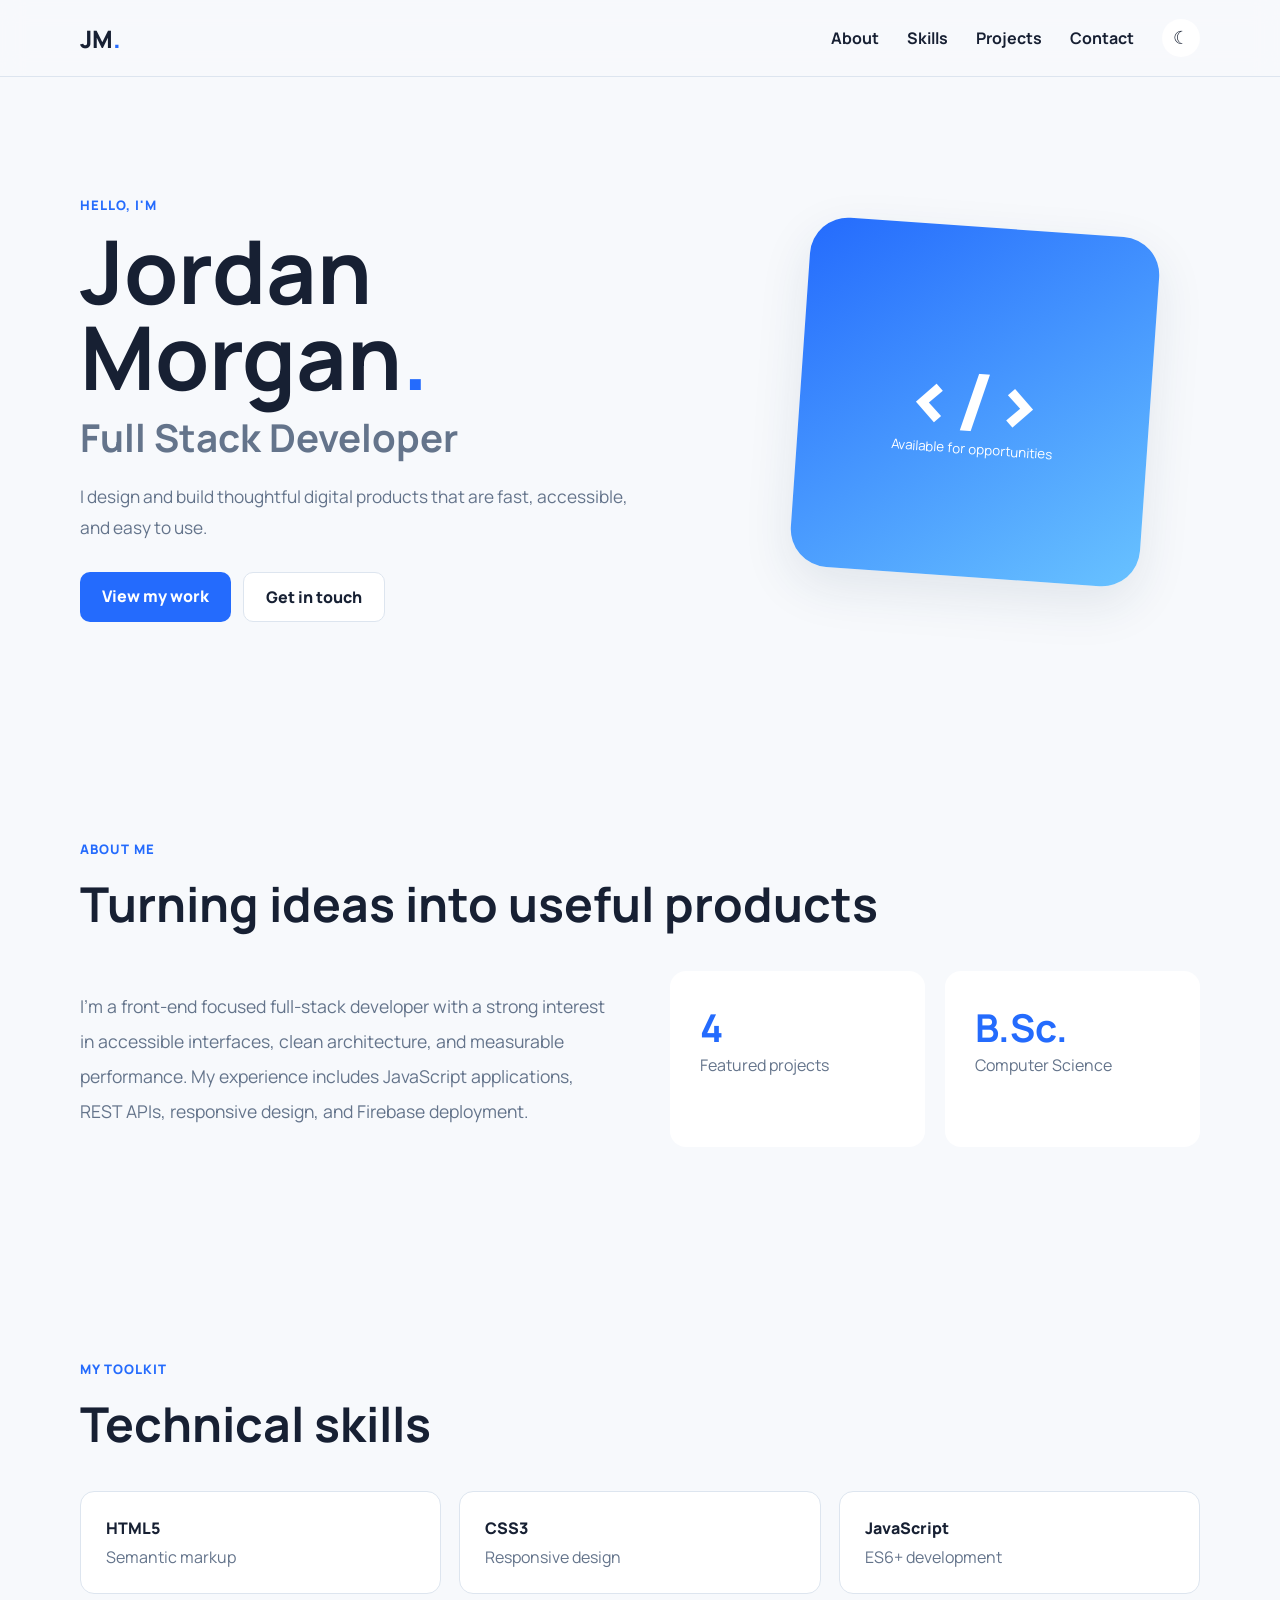
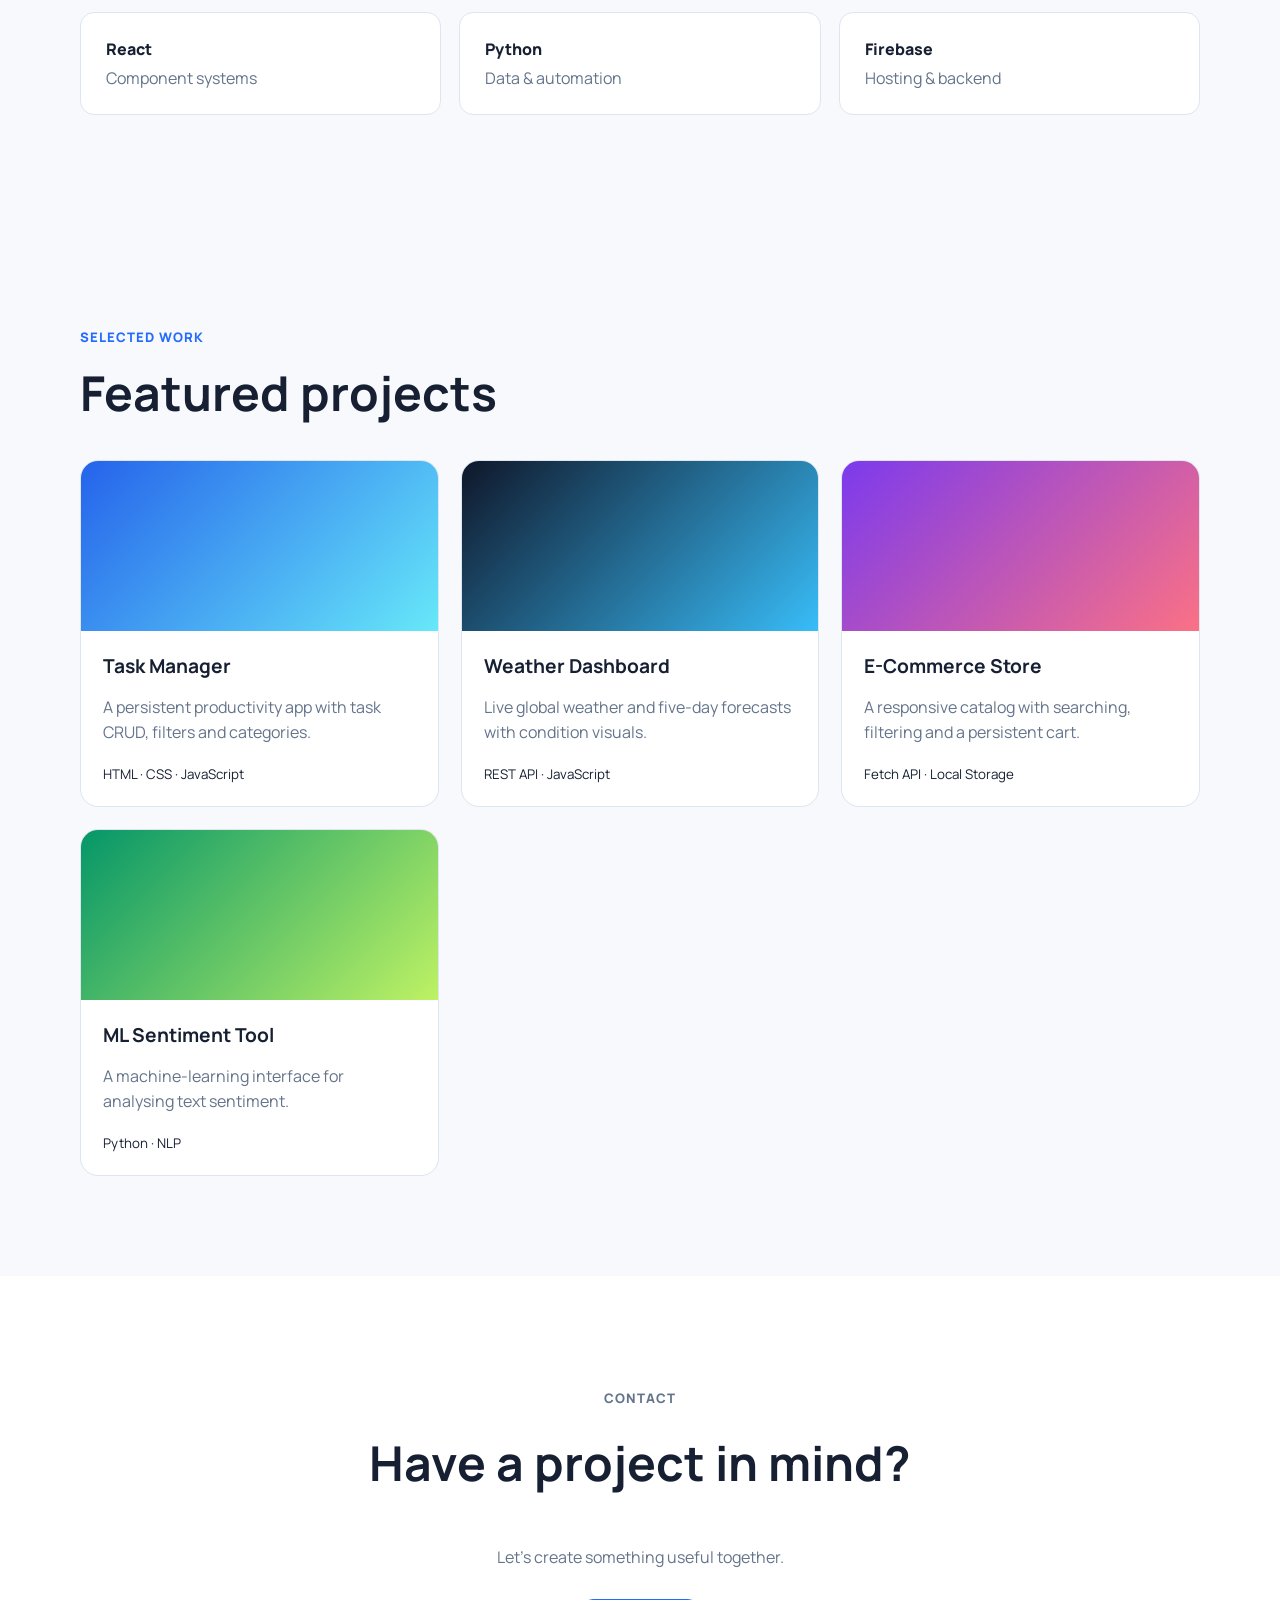
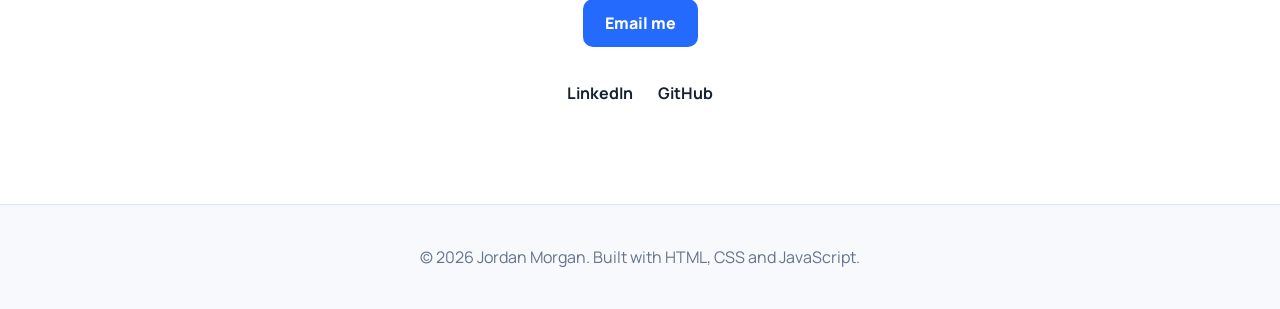
<file: task-1-personal-developer-portfolio/index.html>
<!doctype html>
<html lang="en">
<head>
  <meta charset="UTF-8"><meta name="viewport" content="width=device-width,initial-scale=1">
  <meta name="description" content="Jordan Morgan's developer portfolio and project showcase"><title>Jordan Morgan | Full Stack Developer</title>
  <link rel="stylesheet" href="styles.css">
</head>
<body>
  <header class="nav-wrap"><nav class="nav container" aria-label="Main navigation">
    <a class="brand" href="#home" aria-label="Jordan Morgan home">JM<span>.</span></a>
    <button class="menu-button" aria-label="Toggle menu" aria-expanded="false"><span></span><span></span><span></span></button>
    <div class="nav-links"><a href="#about">About</a><a href="#skills">Skills</a><a href="#projects">Projects</a><a href="#contact">Contact</a><button id="themeToggle" class="theme-toggle" aria-label="Toggle theme">☾</button></div>
  </nav></header>
  <main>
    <section id="home" class="hero container"><div class="hero-copy"><p class="eyebrow">Hello, I'm</p><h1>Jordan Morgan<span>.</span></h1><h2>Full Stack Developer</h2><p>I design and build thoughtful digital products that are fast, accessible, and easy to use.</p><div class="actions"><a class="button" href="#projects">View my work</a><a class="button secondary" href="#contact">Get in touch</a></div></div><div class="hero-art"><div class="code-card"><span>&lt;/&gt;</span><small>Available for opportunities</small></div></div></section>
    <section id="about" class="section container"><p class="eyebrow">About me</p><h3>Turning ideas into useful products</h3><div class="about-grid"><p>I'm a front-end focused full-stack developer with a strong interest in accessible interfaces, clean architecture, and measurable performance. My experience includes JavaScript applications, REST APIs, responsive design, and Firebase deployment.</p><div class="stats"><div><strong>4</strong><span>Featured projects</span></div><div><strong>B.Sc.</strong><span>Computer Science</span></div></div></div></section>
    <section id="skills" class="section"><div class="container"><p class="eyebrow">My toolkit</p><h3>Technical skills</h3><div class="skills-grid"><article>HTML5<span>Semantic markup</span></article><article>CSS3<span>Responsive design</span></article><article>JavaScript<span>ES6+ development</span></article><article>React<span>Component systems</span></article><article>Python<span>Data & automation</span></article><article>Firebase<span>Hosting & backend</span></article></div></div></section>
    <section id="projects" class="section container"><p class="eyebrow">Selected work</p><h3>Featured projects</h3><div class="project-grid" id="projectGrid"></div></section>
    <section id="contact" class="section contact"><div class="container"><p class="eyebrow">Contact</p><h3>Have a project in mind?</h3><p>Let's create something useful together.</p><a class="button" href="mailto:jordan.morgan@example.com">Email me</a><div class="socials"><a href="#" aria-label="Jordan Morgan on LinkedIn">LinkedIn</a><a href="#" aria-label="Jordan Morgan on GitHub">GitHub</a></div></div></section>
  </main>
  <footer><p>© 2026 Jordan Morgan. Built with HTML, CSS and JavaScript.</p></footer>
  <dialog id="projectModal"><button class="modal-close" aria-label="Close modal">×</button><div id="modalContent"></div></dialog>
  <script src="script.js"></script>
</body>
</html>
</file>
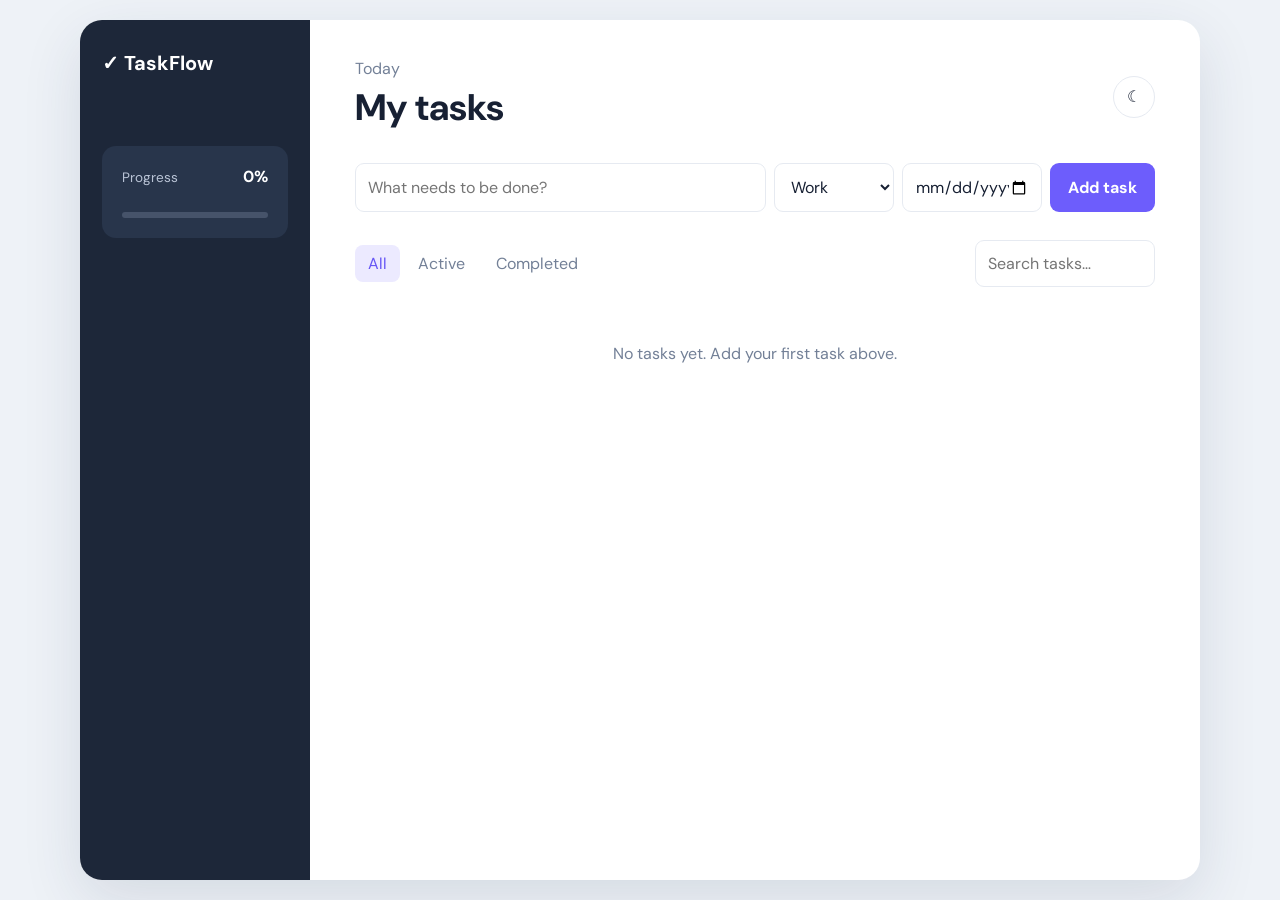
<file: task-2-dynamic-task-manager/index.html>
<!doctype html><html lang="en"><head><meta charset="UTF-8"><meta name="viewport" content="width=device-width,initial-scale=1"><title>TaskFlow | Productivity Tracker</title><link rel="stylesheet" href="styles.css"></head><body><main class="app"><aside><a class="logo" href="#">✓ TaskFlow</a><div class="stats-card"><span>Progress</span><strong id="progressText">0%</strong><div class="progress"><i id="progressBar"></i></div></div></aside><section class="workspace"><header><div><p>Today</p><h1>My tasks</h1></div><button id="themeButton" aria-label="Toggle theme">☾</button></header><form id="taskForm"><input id="taskInput" required maxlength="100" placeholder="What needs to be done?" aria-label="Task name"><select id="categoryInput" aria-label="Category"><option>Work</option><option>Personal</option><option>Study</option></select><input id="dateInput" type="date" aria-label="Due date"><button>Add task</button></form><div class="toolbar"><div id="filters" class="filters"><button class="active" data-filter="all">All</button><button data-filter="active">Active</button><button data-filter="completed">Completed</button></div><input id="searchInput" placeholder="Search tasks…"></div><ul id="taskList"></ul><p id="emptyState" class="empty">No tasks yet. Add your first task above.</p></section></main><script src="script.js"></script></body></html>
</file>
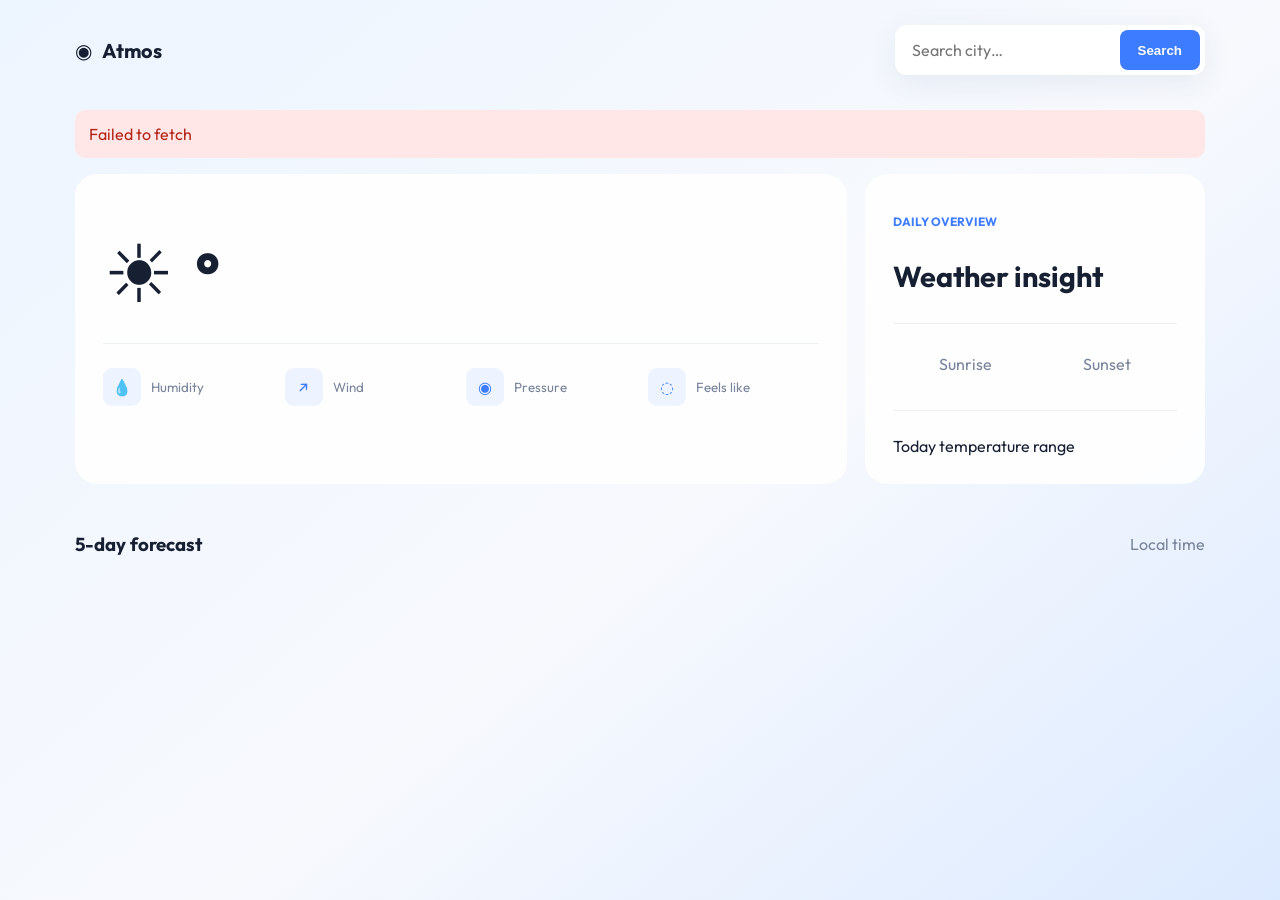
<file: task-3-weather-app/index.html>
<!doctype html><html lang="en"><head><meta charset="UTF-8"><meta name="viewport" content="width=device-width,initial-scale=1"><title>Atmos | Weather Dashboard</title><link rel="stylesheet" href="styles.css"></head><body><main><header><div class="brand">◉ <strong>Atmos</strong></div><form id="searchForm"><input id="cityInput" required placeholder="Search city…" aria-label="City"><button>Search</button></form></header><div id="loader" class="loader" hidden></div><p id="error" class="error" hidden></p><section id="weather" class="dashboard" hidden><div class="current card"><div><p id="date" class="muted"></p><h1 id="city"></h1></div><div class="current-main"><div id="weatherIcon" class="weather-icon">☀</div><div><h2><span id="temperature"></span>°</h2><p id="condition"></p></div></div><div class="metrics"><article><span>💧</span><div><small>Humidity</small><strong id="humidity"></strong></div></article><article><span>↗</span><div><small>Wind</small><strong id="wind"></strong></div></article><article><span>◉</span><div><small>Pressure</small><strong id="pressure"></strong></div></article><article><span>◌</span><div><small>Feels like</small><strong id="feels"></strong></div></article></div></div><aside class="details card"><p class="eyebrow">Daily overview</p><h3>Weather insight</h3><div class="sun-row"><span>Sunrise<strong id="sunrise"></strong></span><span>Sunset<strong id="sunset"></strong></span></div><div class="range"><span>Today temperature range</span><strong id="range"></strong></div></aside><section class="forecast-section"><div class="forecast-title"><h3>5-day forecast</h3><span>Local time</span></div><div id="forecast" class="forecast"></div></section></section></main><script src="script.js"></script></body></html>
</file>
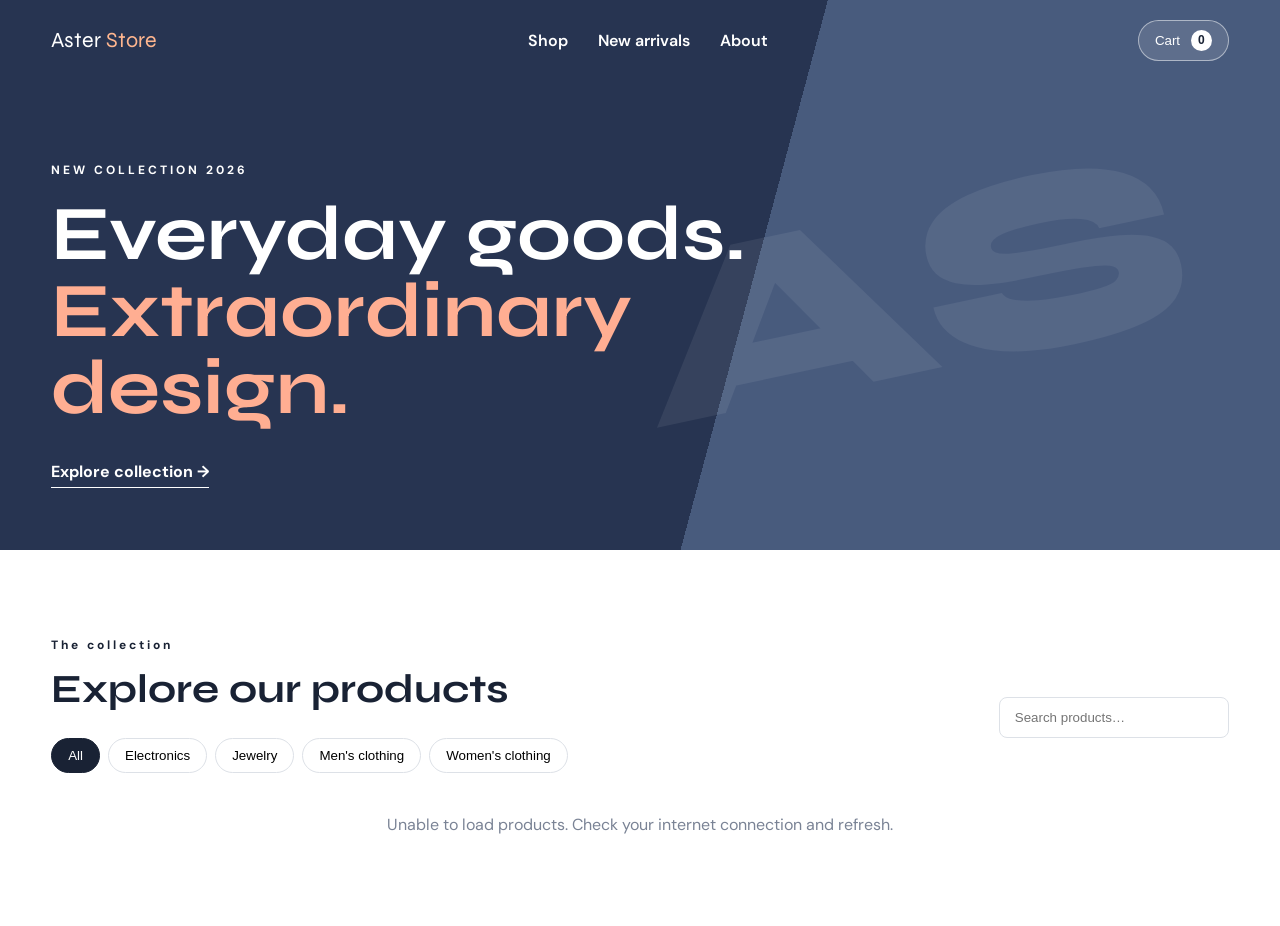
<file: task-4-e-commerce-product-catalog/index.html>
<!doctype html><html lang="en"><head><meta charset="UTF-8"><meta name="viewport" content="width=device-width,initial-scale=1"><title>Aster Store</title><link rel="stylesheet" href="styles.css"></head><body><header><nav><a class="logo" href="#">Aster <span>Store</span></a><div class="nav-links"><a href="#products">Shop</a><a href="#">New arrivals</a><a href="#">About</a></div><button id="cartButton" class="cart-button">Cart <b id="cartCount">0</b></button></nav></header><section class="hero"><div><p>NEW COLLECTION 2026</p><h1>Everyday goods.<br><span>Extraordinary design.</span></h1><a href="#products">Explore collection →</a></div><div class="hero-shape">AS</div></section><main id="products"><div class="catalog-head"><div><p class="eyebrow">The collection</p><h2>Explore our products</h2></div><input id="searchInput" placeholder="Search products…"></div><div id="categories" class="categories"><button class="active" data-category="all">All</button><button data-category="electronics">Electronics</button><button data-category="jewelery">Jewelry</button><button data-category="men's clothing">Men's clothing</button><button data-category="women's clothing">Women's clothing</button></div><div id="productGrid" class="product-grid"></div><p id="status" class="status"></p></main><aside id="cartDrawer" class="drawer" aria-hidden="true"><div class="drawer-head"><h2>Your cart</h2><button id="closeCart">×</button></div><div id="cartItems" class="cart-items"></div><div class="summary"><div><span>Subtotal</span><strong id="subtotal">$0.00</strong></div><div><span>Shipping</span><strong id="shipping">$0.00</strong></div><div><span>Tax (8%)</span><strong id="tax">$0.00</strong></div><div class="total"><span>Total</span><strong id="total">$0.00</strong></div><button id="checkoutButton" class="checkout">Checkout</button></div></aside><div id="overlay" class="overlay"></div><dialog id="checkoutModal"><button id="closeModal" class="modal-close">×</button><div class="success">✓</div><h2>Order confirmed!</h2><p>Your demo order has been placed successfully.</p><button id="continueShopping" class="checkout">Continue shopping</button></dialog><script src="script.js"></script></body></html>
</file>
<file: task-1-personal-developer-portfolio/styles.css>
@import url('https://fonts.googleapis.com/css2?family=Manrope:wght@400;600;700;800&display=swap');
:root{--bg:#f7f9fc;--surface:#fff;--text:#172033;--muted:#64748b;--primary:#246bfd;--border:#dde5ef;--shadow:0 18px 50px rgba(25,55,90,.1)}
[data-theme=dark]{--bg:#101827;--surface:#182337;--text:#edf4ff;--muted:#acb7c8;--primary:#63a0ff;--border:#2c3a50;--shadow:0 18px 50px rgba(0,0,0,.25)}
*{box-sizing:border-box}html{scroll-behavior:smooth;scroll-padding-top:85px}body{margin:0;font-family:Manrope,sans-serif;color:var(--text);background:var(--bg);transition:.3s}a{color:inherit;text-decoration:none}.container{width:min(1120px,90%);margin:auto}.nav-wrap{position:sticky;top:0;z-index:20;background:color-mix(in srgb,var(--bg) 88%,transparent);backdrop-filter:blur(12px);border-bottom:1px solid var(--border)}.nav{height:76px;display:flex;align-items:center;justify-content:space-between}.brand{font-size:1.5rem;font-weight:800}.brand span,.hero h1 span{color:var(--primary)}.nav-links{display:flex;align-items:center;gap:28px;font-weight:700}.nav-links a:hover{color:var(--primary)}.theme-toggle{border:0;background:var(--surface);color:var(--text);border-radius:50%;width:38px;height:38px;cursor:pointer;font-size:18px}.menu-button{display:none;border:0;background:none}.menu-button span{display:block;width:24px;height:2px;background:var(--text);margin:5px}
.hero{min-height:650px;display:grid;grid-template-columns:1.15fr .85fr;align-items:center;gap:60px}.eyebrow{color:var(--primary);font-weight:800;text-transform:uppercase;font-size:.82rem;letter-spacing:1px}.hero h1{font-size:clamp(2.7rem,7vw,5.5rem);line-height:.98;margin:12px 0}.hero h2{font-size:clamp(1.5rem,3vw,2.4rem);margin:0;color:var(--muted)}.hero-copy>p:last-of-type{font-size:1.08rem;line-height:1.8;color:var(--muted);max-width:580px}.actions{display:flex;gap:12px;margin-top:28px}.button{display:inline-block;background:var(--primary);color:white;padding:13px 22px;border-radius:10px;font-weight:800}.button.secondary{background:var(--surface);color:var(--text);border:1px solid var(--border)}.hero-art{display:grid;place-items:center}.code-card{width:min(350px,100%);aspect-ratio:1;background:linear-gradient(145deg,var(--primary),#68c2ff);border-radius:38px;display:grid;place-content:center;text-align:center;color:white;transform:rotate(4deg);box-shadow:var(--shadow)}.code-card span{font-size:5rem;font-weight:800}.code-card small{margin-top:-15px}
.section{padding:100px 0}.section h3{font-size:clamp(2rem,4vw,3rem);margin:10px 0 35px}.about-grid{display:grid;grid-template-columns:1fr 1fr;gap:60px}.about-grid>p{line-height:2;color:var(--muted);font-size:1.1rem}.stats{display:flex;gap:20px}.stats div{flex:1;background:var(--surface);padding:30px;border-radius:16px}.stats strong{display:block;color:var(--primary);font-size:2.4rem}.stats span{color:var(--muted)}.skills-grid{display:grid;grid-template-columns:repeat(3,1fr);gap:18px}.skills-grid article{background:var(--surface);padding:25px;border-radius:14px;border:1px solid var(--border);font-weight:800}.skills-grid span{display:block;color:var(--muted);font-weight:400;margin-top:7px}.project-grid{display:grid;grid-template-columns:repeat(3,1fr);gap:22px}.project-card{background:var(--surface);border:1px solid var(--border);border-radius:18px;overflow:hidden;cursor:pointer;transition:.25s}.project-card:hover{transform:translateY(-7px);box-shadow:var(--shadow)}.project-image{height:170px;background:var(--card-gradient)}.project-info{padding:22px}.project-info h4{font-size:1.2rem;margin:0 0 8px}.project-info p{color:var(--muted);line-height:1.6}.contact{text-align:center;background:var(--surface)}.contact>div{display:flex;flex-direction:column;align-items:center}.contact p{color:var(--muted)}.contact .button{margin-top:15px}.socials{display:flex;gap:25px;margin-top:35px;font-weight:700}footer{text-align:center;padding:25px;color:var(--muted);border-top:1px solid var(--border)}dialog{border:0;border-radius:18px;background:var(--surface);color:var(--text);width:min(560px,90%);padding:35px;box-shadow:var(--shadow)}dialog::backdrop{background:rgba(5,15,30,.65)}.modal-close{float:right;border:0;background:var(--bg);color:var(--text);font-size:1.6rem;border-radius:50%;width:38px;height:38px;cursor:pointer}
@media(max-width:760px){.menu-button{display:block}.nav-links{position:absolute;top:76px;left:5%;right:5%;padding:22px;background:var(--surface);box-shadow:var(--shadow);border-radius:12px;display:none;flex-direction:column}.nav-links.open{display:flex}.hero{grid-template-columns:1fr;padding:70px 0}.hero-art{order:-1}.code-card{width:260px}.about-grid,.project-grid,.skills-grid{grid-template-columns:1fr}.stats{flex-direction:column}.section{padding:70px 0}}
</file>
<file: task-2-dynamic-task-manager/styles.css>
@import url('https://fonts.googleapis.com/css2?family=DM+Sans:wght@400;600;700&display=swap');:root{--bg:#eef2f7;--panel:#fff;--text:#172033;--muted:#738097;--primary:#6d5dfc;--line:#e6eaf1}:root[data-theme=dark]{--bg:#111827;--panel:#1b2435;--text:#edf2ff;--muted:#adb7c9;--line:#303b50}*{box-sizing:border-box}body{margin:0;font-family:'DM Sans',sans-serif;background:var(--bg);color:var(--text)}button,input,select{font:inherit}.app{max-width:1120px;min-height:calc(100vh - 40px);margin:20px auto;background:var(--panel);border-radius:22px;box-shadow:0 20px 60px rgba(30,50,80,.12);display:grid;grid-template-columns:230px 1fr;overflow:hidden}aside{background:#1d2739;color:white;padding:30px 22px}.logo{font-size:1.25rem;font-weight:700;color:white;text-decoration:none}.stats-card{background:#28354b;padding:20px;border-radius:14px;margin-top:70px}.stats-card span{color:#bac4d6;font-size:.85rem}.stats-card strong{float:right}.progress{height:6px;background:#46536a;border-radius:10px;margin-top:25px;overflow:hidden}.progress i{display:block;height:100%;background:#9b91ff;width:0;transition:.3s}.workspace{padding:38px 45px}header{display:flex;justify-content:space-between;align-items:center}header p{color:var(--muted);margin:0}header h1{margin:4px 0;font-size:2.3rem}header button{width:42px;height:42px;border-radius:50%;border:1px solid var(--line);background:var(--panel);color:var(--text);cursor:pointer}form{margin-top:28px;display:grid;grid-template-columns:minmax(170px,1fr) 120px 140px auto;gap:8px}input,select{border:1px solid var(--line);background:var(--panel);color:var(--text);border-radius:9px;padding:12px;outline:none}input:focus,select:focus{border-color:var(--primary)}form button{border:0;background:var(--primary);color:white;border-radius:9px;padding:0 18px;font-weight:700;cursor:pointer}.toolbar{display:flex;justify-content:space-between;align-items:center;margin:28px 0 15px}.filters{display:flex;gap:5px}.filters button{border:0;background:transparent;color:var(--muted);padding:8px 13px;border-radius:8px;cursor:pointer}.filters button.active{background:#eceaff;color:#6556f5}.toolbar input{width:180px}ul{list-style:none;padding:0;margin:0}li{display:grid;grid-template-columns:35px minmax(120px,1fr) 100px 130px auto;gap:10px;align-items:center;padding:16px 5px;border-bottom:1px solid var(--line);animation:enter .25s}@keyframes enter{from{opacity:0;transform:translateY(-8px)}}.check{width:22px;height:22px;border-radius:50%;border:2px solid var(--line);cursor:pointer}.check.done{background:var(--primary);border-color:var(--primary);position:relative}.check.done:after{content:'✓';color:white;position:absolute;left:4px;top:-1px}.task-title.done{text-decoration:line-through;color:var(--muted)}.category{font-size:.75rem;background:#eef0ff;color:#6556f5;padding:6px 9px;border-radius:20px;justify-self:start}.due{font-size:.8rem;color:var(--muted)}.actions{display:flex;gap:5px}.actions button{border:0;background:var(--line);color:var(--text);padding:7px;border-radius:7px;cursor:pointer}.empty{text-align:center;color:var(--muted);padding:40px}@media(max-width:800px){.app{margin:0;border-radius:0;grid-template-columns:1fr}aside{display:none}.workspace{padding:25px 18px}form{grid-template-columns:1fr 1fr}form input:first-child{grid-column:1/-1}form button{min-height:42px}.toolbar{align-items:flex-start;gap:15px;flex-direction:column}.toolbar input{width:100%}li{grid-template-columns:35px 1fr auto}.category,.due{grid-column:2}.actions{grid-column:3;grid-row:1}}
</file>
<file: task-3-weather-app/styles.css>
@import url('https://fonts.googleapis.com/css2?family=Outfit:wght@400;500;600;700&display=swap');:root{--ink:#172033;--muted:#78849a;--accent:#3d7cff}*{box-sizing:border-box}body{margin:0;font-family:Outfit,sans-serif;background:linear-gradient(140deg,#edf5ff,#f7f9fd 55%,#dceaff);color:var(--ink);min-height:100vh;transition:background .4s}body.rainy{background:linear-gradient(140deg,#dce5ef,#6f829c)}body.night{background:linear-gradient(140deg,#17233d,#334b7a);color:white}main{max-width:1180px;margin:auto;padding:25px}header{display:flex;justify-content:space-between;align-items:center;margin-bottom:35px}.brand{font-size:1.25rem}.brand strong{margin-left:6px}form{display:flex;background:white;border-radius:12px;padding:5px;box-shadow:0 8px 30px rgba(40,70,110,.08)}input{border:0;outline:0;padding:10px 12px;width:220px;font:inherit}form button{border:0;background:var(--accent);color:white;border-radius:8px;padding:10px 18px;font-weight:700}.dashboard{display:grid;grid-template-columns:1fr 340px;gap:18px}.card{background:rgba(255,255,255,.92);border-radius:22px;padding:28px}.night .card{background:rgba(24,38,68,.92)}.muted{color:var(--muted)}.current h1{font-size:2rem;margin:4px 0}.current-main{display:flex;align-items:center;gap:20px;margin:20px 0}.weather-icon{font-size:5rem}.current-main h2{font-size:4rem;margin:0}.current-main p{margin:-6px 0;color:var(--muted)}.metrics{display:grid;grid-template-columns:repeat(4,1fr);gap:10px;border-top:1px solid #edf0f5;padding-top:24px}.metrics article{display:flex;align-items:center;gap:10px}.metrics article>span{background:#edf3ff;color:var(--accent);width:38px;height:38px;border-radius:9px;display:grid;place-content:center}.metrics small{display:block;color:var(--muted)}.metrics strong{font-size:.95rem}.eyebrow{color:var(--accent);font-weight:700;text-transform:uppercase;font-size:.75rem}.details h3{font-size:1.8rem}.sun-row{display:flex;justify-content:space-around;border-top:1px solid #edf0f5;border-bottom:1px solid #edf0f5;padding:30px 0;text-align:center}.sun-row span{color:var(--muted)}.sun-row strong{display:block;color:var(--ink);font-size:1.1rem;margin-top:6px}.range{margin-top:25px}.range strong{float:right}.forecast-section{grid-column:1/-1;margin-top:12px}.forecast-title{display:flex;justify-content:space-between;align-items:center}.forecast-title span{color:var(--muted)}.forecast{display:grid;grid-template-columns:repeat(5,1fr);gap:12px}.forecast-card{background:white;border-radius:16px;padding:18px;text-align:center}.forecast-card .icon{font-size:2rem;margin:12px}.forecast-card strong{display:block}.forecast-card small{color:var(--muted)}.loader{width:42px;height:42px;border:4px solid rgba(61,124,255,.2);border-top-color:var(--accent);border-radius:50%;margin:100px auto;animation:spin .8s linear infinite}@keyframes spin{to{transform:rotate(360deg)}}.error{background:#ffe7e7;color:#b42318;padding:14px;border-radius:10px}@media(max-width:800px){header{gap:15px;align-items:flex-start}.brand{margin-top:10px}form{width:65%}input{width:100%}.dashboard{grid-template-columns:1fr}.metrics{grid-template-columns:1fr 1fr}.forecast{grid-template-columns:repeat(2,1fr)}.forecast-card:last-child{grid-column:1/-1}}
</file>
<file: task-4-e-commerce-product-catalog/styles.css>
@import url('https://fonts.googleapis.com/css2?family=DM+Sans:wght@400;600;700&family=Syne:wght@700;800&display=swap');:root{--ink:#192234;--muted:#7a8395;--orange:#ff725e;--cream:#f7f5f1}*{box-sizing:border-box}html{scroll-behavior:smooth}body{margin:0;font-family:'DM Sans',sans-serif;color:var(--ink);background:#fff}header{position:absolute;width:100%;z-index:5;color:white}nav{width:min(1180px,92%);height:80px;margin:auto;display:flex;align-items:center;justify-content:space-between}.logo{font-family:Syne;color:white;font-size:1.35rem;text-decoration:none}.logo span{color:#ffb68f}.nav-links{display:flex;gap:30px}.nav-links a{color:white;text-decoration:none;font-weight:600}.cart-button{border:1px solid rgba(255,255,255,.5);background:rgba(255,255,255,.12);color:white;border-radius:30px;padding:9px 16px;cursor:pointer}.cart-button b{display:inline-grid;place-content:center;background:white;color:var(--ink);min-width:21px;height:21px;border-radius:50%;margin-left:7px;font-size:.75rem}.hero{height:550px;background:linear-gradient(105deg,#273451 58%,#485b7d 58%);color:white;padding:150px max(4vw,calc((100vw - 1180px)/2)) 70px;position:relative;overflow:hidden}.hero>div{position:relative;z-index:2}.hero p,.eyebrow{font-size:.75rem;font-weight:700;letter-spacing:3px}.hero h1{font-family:Syne;font-size:clamp(2.5rem,6vw,5rem);line-height:1;max-width:760px;margin:18px 0 35px}.hero h1 span{color:#ffae92}.hero a{color:white;font-weight:700;text-decoration:none;border-bottom:1px solid;padding-bottom:5px}.hero-shape{position:absolute!important;right:7%;top:135px;font-family:Syne;font-size:16rem;font-weight:800;color:rgba(255,255,255,.07)!important;transform:rotate(-12deg)}main{width:min(1180px,92%);margin:auto;padding:75px 0}.catalog-head{display:flex;align-items:end;justify-content:space-between}.catalog-head h2{font-family:Syne;font-size:2.5rem;margin:8px 0 25px}.catalog-head input{border:1px solid #dde1e7;border-radius:8px;padding:12px 15px;width:230px}.categories{display:flex;flex-wrap:wrap;gap:8px;margin-bottom:25px}.categories button{border:1px solid #dde1e7;background:white;border-radius:30px;padding:9px 16px;cursor:pointer}.categories button.active{background:var(--ink);color:white;border-color:var(--ink)}.product-grid{display:grid;grid-template-columns:repeat(4,1fr);gap:22px}.product-card{border-bottom:1px solid #e9e9e9;padding-bottom:18px}.product-image{height:260px;background:#f5f5f3;border-radius:12px;padding:35px;display:grid;place-content:center;overflow:hidden}.product-image img{max-width:100%;max-height:190px;mix-blend-mode:multiply;transition:.3s}.product-card:hover img{transform:scale(1.05)}.category-label{font-size:.7rem;color:var(--muted);text-transform:uppercase;letter-spacing:1px}.product-card h3{font-size:1rem;height:42px}.rating{color:#f6a822;font-size:.85rem}.price-row{display:flex;justify-content:space-between;align-items:center;margin-top:12px}.price-row strong{font-size:1.15rem}.price-row button{width:38px;height:38px;border:0;background:var(--ink);color:white;border-radius:50%;font-size:1.25rem;cursor:pointer}.status{text-align:center;color:var(--muted)}.drawer{position:fixed;z-index:30;right:0;top:0;width:min(430px,100%);height:100vh;background:white;padding:25px;display:flex;flex-direction:column;transform:translateX(100%);transition:.35s}.drawer.open{transform:none}.drawer-head{display:flex;justify-content:space-between;align-items:center;border-bottom:1px solid #eee}.drawer-head button,.modal-close{border:0;background:#f1f1f1;border-radius:50%;width:36px;height:36px;font-size:1.4rem;cursor:pointer}.cart-items{overflow:auto;flex:1;padding-top:10px}.cart-item{display:grid;grid-template-columns:65px 1fr auto;gap:12px;padding:14px 0;border-bottom:1px solid #eee}.cart-item img{width:65px;height:65px;object-fit:contain}.cart-item h4{font-size:.85rem;margin:0 0 8px}.qty{display:flex;align-items:center;gap:10px}.qty button{border:1px solid #ddd;background:white;width:25px;height:25px}.remove{border:0;background:none;color:#a1a1a1;cursor:pointer}.summary{border-top:1px solid #eee;padding-top:15px}.summary>div{display:flex;justify-content:space-between;margin:8px 0}.summary .total{font-size:1.25rem;border-top:1px solid #eee;padding-top:12px}.checkout{width:100%;border:0;background:var(--orange);color:white;border-radius:8px;padding:14px;font-weight:700;margin-top:12px;cursor:pointer}.overlay{position:fixed;z-index:25;inset:0;background:rgba(20,25,35,.55);opacity:0;pointer-events:none;transition:.3s}.overlay.open{opacity:1;pointer-events:auto}dialog{width:min(430px,90%);border:0;border-radius:16px;text-align:center;padding:35px;box-shadow:0 20px 60px rgba(0,0,0,.2)}dialog .modal-close{float:right}.success{width:65px;height:65px;margin:15px auto;background:#dff7e8;color:#259c50;border-radius:50%;display:grid;place-content:center;font-size:2rem}@media(max-width:900px){.product-grid{grid-template-columns:repeat(3,1fr)}}@media(max-width:650px){.nav-links{display:none}.hero{height:490px;padding-top:150px}.hero-shape{font-size:10rem;right:-5%;top:230px}.catalog-head{align-items:flex-start;flex-direction:column}.catalog-head input{width:100%;margin-bottom:20px}.product-grid{grid-template-columns:repeat(2,1fr);gap:12px}.product-image{height:190px;padding:20px}}
</file>
